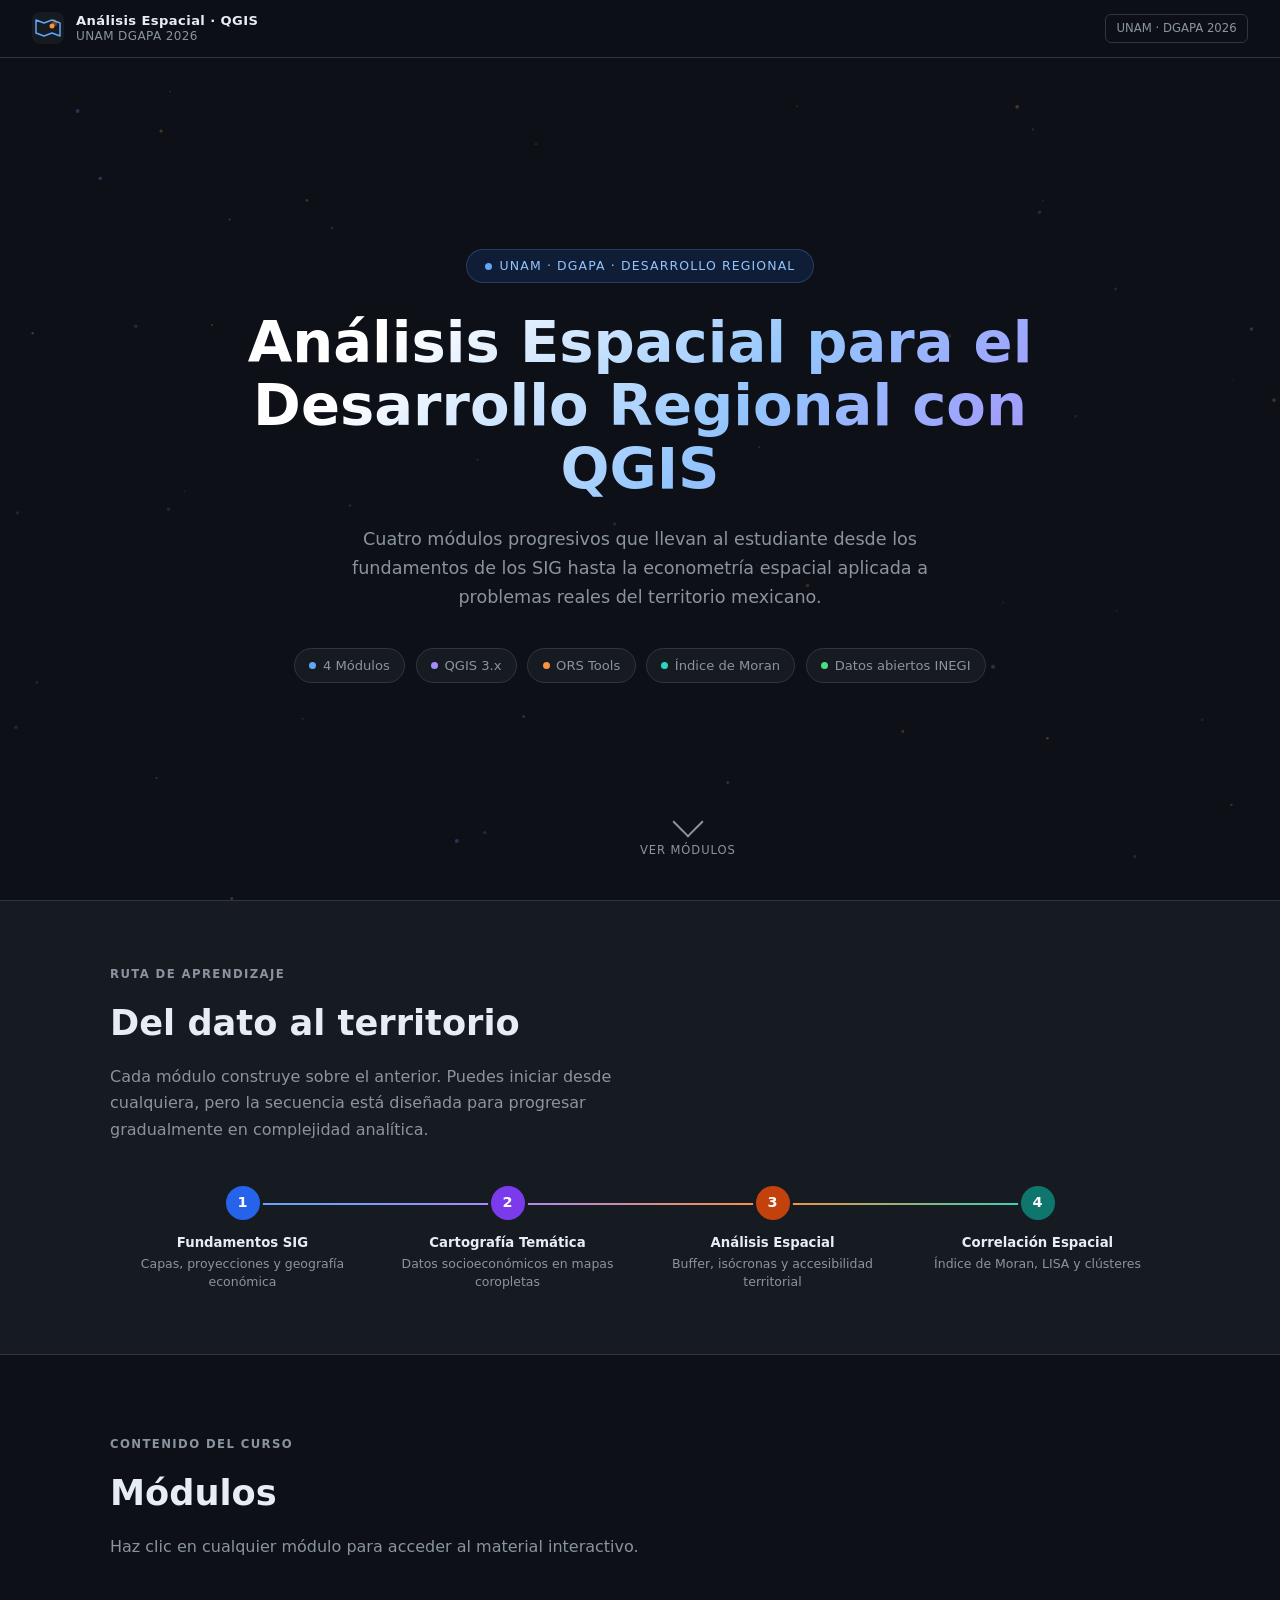
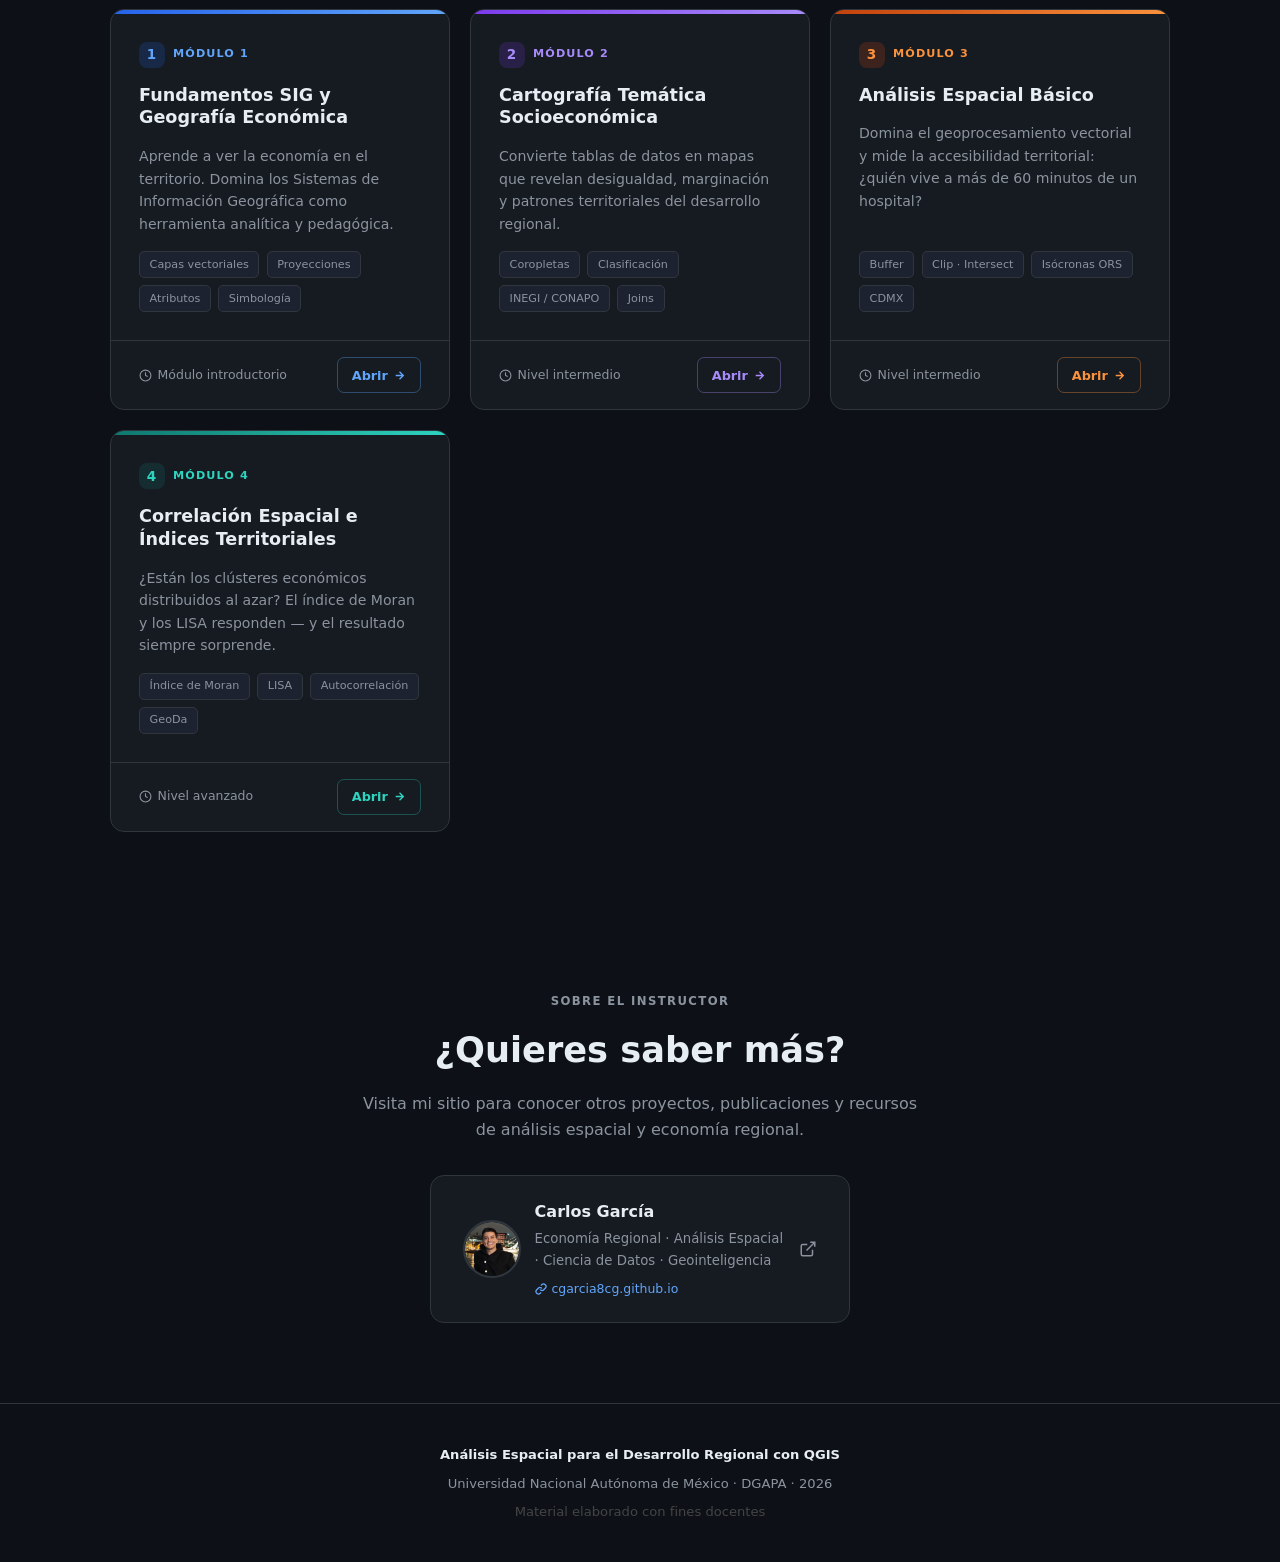
<file: curso-qgis/index.html>
<!DOCTYPE html>
<html lang="es">
<head>
  <meta charset="UTF-8" />
  <meta name="viewport" content="width=device-width, initial-scale=1.0" />
  <title>Análisis Espacial para el Desarrollo Regional con QGIS · UNAM DGAPA 2026</title>
  <style>
    *, *::before, *::after { box-sizing: border-box; margin: 0; padding: 0; }
    :root {
      --fondo:   #0d1117;
      --fondo2:  #161b22;
      --fondo3:  #1c2230;
      --texto:   #e6edf3;
      --sub:     #8b949e;
      --borde:   #30363d;
      --r:       14px;
      /* colores por módulo */
      --c1a: #2563eb; --c1b: #60a5fa;   /* M1 azul */
      --c2a: #7c3aed; --c2b: #a78bfa;   /* M2 morado */
      --c3a: #c2410c; --c3b: #fb923c;   /* M3 naranja */
      --c4a: #0f766e; --c4b: #2dd4bf;   /* M4 teal */
    }
    html { scroll-behavior: smooth; }
    body { font-family: 'Segoe UI', system-ui, sans-serif; background: var(--fondo); color: var(--texto); line-height: 1.65; overflow-x: hidden; }

    /* ── CANVAS ANIMADO ── */
    #bg-canvas { position: fixed; inset: 0; z-index: 0; pointer-events: none; opacity: .45; }

    /* ── NAV ── */
    nav {
      position: fixed; top: 0; left: 0; right: 0; z-index: 100;
      background: rgba(13,17,23,.9); backdrop-filter: blur(14px);
      border-bottom: 1px solid var(--borde);
      display: flex; align-items: center; justify-content: space-between;
      padding: .75rem 2rem;
    }
    .nav-logo { display: flex; align-items: center; gap: .75rem; text-decoration: none; }
    .nav-logo svg { width: 32px; height: 32px; }
    .nav-brand { font-size: .82rem; font-weight: 700; color: var(--texto); letter-spacing: .03em; line-height: 1.3; }
    .nav-brand span { display: block; color: var(--sub); font-weight: 400; font-size: .75rem; }
    .nav-dgapa { font-size: .73rem; color: var(--sub); border: 1px solid var(--borde); border-radius: 6px; padding: .25rem .65rem; }

    /* ── HERO ── */
    .hero {
      position: relative; z-index: 1;
      min-height: 100vh; display: flex; flex-direction: column;
      align-items: center; justify-content: center; text-align: center;
      padding: 6rem 2rem 4rem;
    }
    .hero-badge {
      display: inline-flex; align-items: center; gap: .5rem;
      background: rgba(37,99,235,.15); border: 1px solid rgba(96,165,250,.25);
      border-radius: 999px; padding: .35rem 1.1rem;
      font-size: .78rem; letter-spacing: .09em; text-transform: uppercase;
      color: #93c5fd; margin-bottom: 1.75rem;
      opacity: 0; animation: fadeUp .6s .2s forwards;
    }
    .hero-badge::before { content:''; width:7px; height:7px; border-radius:50%; background:#60a5fa; }
    h1 {
      font-size: clamp(2rem, 5.5vw, 3.6rem); font-weight: 800; line-height: 1.1;
      background: linear-gradient(135deg, #fff 20%, #93c5fd 60%, #a78bfa 100%);
      -webkit-background-clip: text; -webkit-text-fill-color: transparent; background-clip: text;
      opacity: 0; animation: fadeUp .7s .35s forwards; max-width: 860px;
    }
    .hero-sub {
      margin-top: 1.5rem; font-size: 1.1rem; color: var(--sub);
      max-width: 600px; margin-inline: auto;
      opacity: 0; animation: fadeUp .7s .5s forwards;
    }
    .hero-chips {
      display: flex; flex-wrap: wrap; gap: .65rem; justify-content: center;
      margin-top: 2.25rem;
      opacity: 0; animation: fadeUp .7s .65s forwards;
    }
    .chip {
      display: flex; align-items: center; gap: .4rem;
      background: var(--fondo2); border: 1px solid var(--borde);
      border-radius: 999px; padding: .35rem .9rem; font-size: .82rem; color: var(--sub);
    }
    .chip-dot { width: 7px; height: 7px; border-radius: 50%; }
    .scroll-hint {
      position: absolute; bottom: 2.5rem; left: 50%; transform: translateX(-50%);
      display: flex; flex-direction: column; align-items: center; gap: .5rem;
      color: var(--sub); font-size: .72rem; letter-spacing: .08em; text-transform: uppercase;
      opacity: 0; animation: fadeUp .7s 1.3s forwards;
    }
    .scroll-arrow {
      width: 22px; height: 22px;
      border-right: 2px solid var(--sub); border-bottom: 2px solid var(--sub);
      transform: rotate(45deg); animation: bounce 1.5s infinite;
    }

    /* ── MÓDULOS ── */
    #modulos { position: relative; z-index: 1; padding: 5rem 2rem; }
    .section-label { font-size: .73rem; text-transform: uppercase; letter-spacing: .12em; color: var(--sub); font-weight: 600; margin-bottom: .6rem; }
    .section-title { font-size: clamp(1.5rem,3vw,2.2rem); font-weight: 700; margin-bottom: .75rem; }
    .section-desc { color: var(--sub); font-size: 1rem; max-width: 560px; }

    .modulos-grid {
      display: grid;
      grid-template-columns: repeat(auto-fit, minmax(300px, 1fr));
      gap: 1.25rem; margin-top: 3rem;
    }
    .mod-card {
      background: var(--fondo2); border: 1px solid var(--borde); border-radius: var(--r);
      padding: 0; overflow: hidden; display: flex; flex-direction: column;
      text-decoration: none; color: var(--texto);
      transition: transform .25s, border-color .25s, box-shadow .25s;
      position: relative;
    }
    .mod-card:hover { transform: translateY(-5px); box-shadow: 0 12px 40px rgba(0,0,0,.35); }
    .mod-card.m1:hover { border-color: var(--c1b); box-shadow: 0 12px 40px rgba(37,99,235,.18); }
    .mod-card.m2:hover { border-color: var(--c2b); box-shadow: 0 12px 40px rgba(124,58,237,.18); }
    .mod-card.m3:hover { border-color: var(--c3b); box-shadow: 0 12px 40px rgba(194,65,12,.18); }
    .mod-card.m4:hover { border-color: var(--c4b); box-shadow: 0 12px 40px rgba(15,118,110,.18); }

    /* barra de color superior */
    .mod-bar { height: 4px; width: 100%; }
    .m1 .mod-bar { background: linear-gradient(90deg, var(--c1a), var(--c1b)); }
    .m2 .mod-bar { background: linear-gradient(90deg, var(--c2a), var(--c2b)); }
    .m3 .mod-bar { background: linear-gradient(90deg, var(--c3a), var(--c3b)); }
    .m4 .mod-bar { background: linear-gradient(90deg, var(--c4a), var(--c4b)); }

    .mod-body { padding: 1.75rem; flex: 1; display: flex; flex-direction: column; gap: 1rem; }

    .mod-num {
      font-size: .7rem; letter-spacing: .1em; text-transform: uppercase; font-weight: 700;
      display: flex; align-items: center; gap: .5rem;
    }
    .m1 .mod-num { color: var(--c1b); }
    .m2 .mod-num { color: var(--c2b); }
    .m3 .mod-num { color: var(--c3b); }
    .m4 .mod-num { color: var(--c4b); }
    .mod-num-badge {
      width: 26px; height: 26px; border-radius: 8px;
      display: flex; align-items: center; justify-content: center;
      font-size: .85rem; font-weight: 800;
    }
    .m1 .mod-num-badge { background: rgba(37,99,235,.18); color: var(--c1b); }
    .m2 .mod-num-badge { background: rgba(124,58,237,.18); color: var(--c2b); }
    .m3 .mod-num-badge { background: rgba(194,65,12,.22); color: var(--c3b); }
    .m4 .mod-num-badge { background: rgba(15,118,110,.2); color: var(--c4b); }

    .mod-title { font-size: 1.1rem; font-weight: 700; line-height: 1.3; }
    .mod-desc { font-size: .88rem; color: var(--sub); line-height: 1.6; flex: 1; }

    .mod-tags { display: flex; flex-wrap: wrap; gap: .45rem; }
    .tag {
      font-size: .7rem; padding: .2rem .6rem; border-radius: 5px;
      border: 1px solid var(--borde); color: var(--sub); background: var(--fondo3);
    }
    .mod-footer {
      padding: 1rem 1.75rem; border-top: 1px solid var(--borde);
      display: flex; align-items: center; justify-content: space-between;
    }
    .mod-duration { font-size: .78rem; color: var(--sub); display: flex; align-items: center; gap: .35rem; }
    .mod-cta {
      font-size: .8rem; font-weight: 700; display: flex; align-items: center; gap: .35rem;
      padding: .4rem .85rem; border-radius: 7px; border: 1px solid;
      transition: background .2s;
    }
    .m1 .mod-cta { color: var(--c1b); border-color: rgba(96,165,250,.35); }
    .m1 .mod-cta:hover { background: rgba(37,99,235,.15); }
    .m2 .mod-cta { color: var(--c2b); border-color: rgba(167,139,250,.35); }
    .m2 .mod-cta:hover { background: rgba(124,58,237,.15); }
    .m3 .mod-cta { color: var(--c3b); border-color: rgba(251,146,60,.35); }
    .m3 .mod-cta:hover { background: rgba(194,65,12,.15); }
    .m4 .mod-cta { color: var(--c4b); border-color: rgba(45,212,191,.3); }
    .m4 .mod-cta:hover { background: rgba(15,118,110,.15); }

    /* ── PROGRESO / RUTA ── */
    #ruta { position: relative; z-index: 1; padding: 4rem 2rem; background: var(--fondo2); border-top: 1px solid var(--borde); border-bottom: 1px solid var(--borde); }
    .ruta-grid { display: grid; grid-template-columns: repeat(4,1fr); gap: 0; margin-top: 2.5rem; position: relative; }
    .ruta-grid::before {
      content:''; position:absolute; top:20px; left:12.5%; right:12.5%; height:2px;
      background: linear-gradient(90deg, var(--c1b), var(--c2b), var(--c3b), var(--c4b));
    }
    @media(max-width:640px){ .ruta-grid { grid-template-columns: repeat(2,1fr); gap: 1rem; } .ruta-grid::before { display:none; } }
    .ruta-item { display:flex; flex-direction:column; align-items:center; text-align:center; gap:.65rem; padding: 0 .5rem; }
    .ruta-dot {
      width: 40px; height: 40px; border-radius: 50%;
      display: flex; align-items: center; justify-content: center;
      font-weight: 800; font-size: .9rem; z-index: 1; border: 3px solid var(--fondo2);
    }
    .ruta-item:nth-child(1) .ruta-dot { background: var(--c1a); color: #fff; }
    .ruta-item:nth-child(2) .ruta-dot { background: var(--c2a); color: #fff; }
    .ruta-item:nth-child(3) .ruta-dot { background: var(--c3a); color: #fff; }
    .ruta-item:nth-child(4) .ruta-dot { background: var(--c4a); color: #fff; }
    .ruta-label { font-size: .78rem; color: var(--sub); line-height: 1.4; }
    .ruta-label strong { display:block; color: var(--texto); font-size: .83rem; margin-bottom: .2rem; }

    /* ── FOOTER ── */
    footer {
      position: relative; z-index: 1;
      padding: 2.5rem 2rem; text-align: center;
      border-top: 1px solid var(--borde); color: var(--sub); font-size: .82rem;
    }
    footer a { color: var(--sub); text-decoration: none; }
    footer a:hover { color: var(--texto); }

    /* ── ANIMACIONES ── */
    @keyframes fadeUp { from { opacity:0; transform:translateY(18px); } to { opacity:1; transform:translateY(0); } }
    @keyframes bounce { 0%,100%{transform:rotate(45deg) translateY(0);} 50%{transform:rotate(45deg) translateY(5px);} }

    .reveal { opacity: 0; transform: translateY(22px); transition: opacity .55s ease, transform .55s ease; }
    .reveal.visible { opacity: 1; transform: translateY(0); }

    .container { max-width: 1060px; margin-inline: auto; }
  </style>
</head>
<body>

  <!-- Canvas partículas -->
  <canvas id="bg-canvas"></canvas>

  <!-- Nav -->
  <nav>
    <a class="nav-logo" href="index.html">
      <!-- Ícono mapa simplificado -->
      <svg viewBox="0 0 32 32" fill="none" xmlns="http://www.w3.org/2000/svg">
        <rect width="32" height="32" rx="8" fill="#161b22"/>
        <path d="M4 8l8 3 8-3 8 3v13l-8-3-8 3-8-3V8z" stroke="#60a5fa" stroke-width="1.5" stroke-linejoin="round" fill="none"/>
        <circle cx="20" cy="14" r="2.5" fill="#fb923c"/>
        <path d="M20 11.5C20 9 22.5 7 22.5 7S25 9 25 11.5a2.5 2.5 0 01-5 0z" fill="#fb923c" opacity=".35"/>
      </svg>
      <div class="nav-brand">Análisis Espacial · QGIS<span>UNAM DGAPA 2026</span></div>
    </a>
    <span class="nav-dgapa">UNAM · DGAPA 2026</span>
  </nav>

  <!-- Hero -->
  <section class="hero">
    <div style="position:relative;z-index:1;max-width:860px;">
      <div class="hero-badge">UNAM · DGAPA · Desarrollo Regional</div>
      <h1>Análisis Espacial para el Desarrollo Regional con QGIS</h1>
      <p class="hero-sub">
        Cuatro módulos progresivos que llevan al estudiante desde los fundamentos de los SIG hasta la econometría espacial aplicada a problemas reales del territorio mexicano.
      </p>
      <div class="hero-chips">
        <span class="chip"><span class="chip-dot" style="background:#60a5fa"></span>4 Módulos</span>
        <span class="chip"><span class="chip-dot" style="background:#a78bfa"></span>QGIS 3.x</span>
        <span class="chip"><span class="chip-dot" style="background:#fb923c"></span>ORS Tools</span>
        <span class="chip"><span class="chip-dot" style="background:#2dd4bf"></span>Índice de Moran</span>
        <span class="chip"><span class="chip-dot" style="background:#4ade80"></span>Datos abiertos INEGI</span>
      </div>
    </div>
    <div class="scroll-hint">
      <div class="scroll-arrow"></div>
      ver módulos
    </div>
  </section>

  <!-- Ruta de aprendizaje -->
  <section id="ruta">
    <div class="container">
      <p class="section-label">Ruta de aprendizaje</p>
      <h2 class="section-title">Del dato al territorio</h2>
      <p class="section-desc">Cada módulo construye sobre el anterior. Puedes iniciar desde cualquiera, pero la secuencia está diseñada para progresar gradualmente en complejidad analítica.</p>
      <div class="ruta-grid">
        <div class="ruta-item reveal">
          <div class="ruta-dot">1</div>
          <div class="ruta-label"><strong>Fundamentos SIG</strong>Capas, proyecciones y geografía económica</div>
        </div>
        <div class="ruta-item reveal">
          <div class="ruta-dot">2</div>
          <div class="ruta-label"><strong>Cartografía Temática</strong>Datos socioeconómicos en mapas coropletas</div>
        </div>
        <div class="ruta-item reveal">
          <div class="ruta-dot">3</div>
          <div class="ruta-label"><strong>Análisis Espacial</strong>Buffer, isócronas y accesibilidad territorial</div>
        </div>
        <div class="ruta-item reveal">
          <div class="ruta-dot">4</div>
          <div class="ruta-label"><strong>Correlación Espacial</strong>Índice de Moran, LISA y clústeres</div>
        </div>
      </div>
    </div>
  </section>

  <!-- Módulos -->
  <section id="modulos">
    <div class="container">
      <p class="section-label">Contenido del curso</p>
      <h2 class="section-title">Módulos</h2>
      <p class="section-desc">Haz clic en cualquier módulo para acceder al material interactivo.</p>

      <div class="modulos-grid">

        <!-- M1 -->
        <a href="modulo1.html" class="mod-card m1 reveal">
          <div class="mod-bar"></div>
          <div class="mod-body">
            <div class="mod-num">
              <div class="mod-num-badge">1</div>
              Módulo 1
            </div>
            <div class="mod-title">Fundamentos SIG y Geografía Económica</div>
            <p class="mod-desc">Aprende a ver la economía en el territorio. Domina los Sistemas de Información Geográfica como herramienta analítica y pedagógica.</p>
            <div class="mod-tags">
              <span class="tag">Capas vectoriales</span>
              <span class="tag">Proyecciones</span>
              <span class="tag">Atributos</span>
              <span class="tag">Simbología</span>
            </div>
          </div>
          <div class="mod-footer">
            <span class="mod-duration">
              <svg width="13" height="13" viewBox="0 0 24 24" fill="none" stroke="currentColor" stroke-width="2"><circle cx="12" cy="12" r="10"/><path d="M12 6v6l4 2"/></svg>
              Módulo introductorio
            </span>
            <span class="mod-cta">Abrir <svg width="13" height="13" viewBox="0 0 24 24" fill="none" stroke="currentColor" stroke-width="2.5"><path d="M5 12h14M12 5l7 7-7 7"/></svg></span>
          </div>
        </a>

        <!-- M2 -->
        <a href="modulo2.html" class="mod-card m2 reveal">
          <div class="mod-bar"></div>
          <div class="mod-body">
            <div class="mod-num">
              <div class="mod-num-badge">2</div>
              Módulo 2
            </div>
            <div class="mod-title">Cartografía Temática Socioeconómica</div>
            <p class="mod-desc">Convierte tablas de datos en mapas que revelan desigualdad, marginación y patrones territoriales del desarrollo regional.</p>
            <div class="mod-tags">
              <span class="tag">Coropletas</span>
              <span class="tag">Clasificación</span>
              <span class="tag">INEGI / CONAPO</span>
              <span class="tag">Joins</span>
            </div>
          </div>
          <div class="mod-footer">
            <span class="mod-duration">
              <svg width="13" height="13" viewBox="0 0 24 24" fill="none" stroke="currentColor" stroke-width="2"><circle cx="12" cy="12" r="10"/><path d="M12 6v6l4 2"/></svg>
              Nivel intermedio
            </span>
            <span class="mod-cta">Abrir <svg width="13" height="13" viewBox="0 0 24 24" fill="none" stroke="currentColor" stroke-width="2.5"><path d="M5 12h14M12 5l7 7-7 7"/></svg></span>
          </div>
        </a>

        <!-- M3 -->
        <a href="modulo3.html" class="mod-card m3 reveal">
          <div class="mod-bar"></div>
          <div class="mod-body">
            <div class="mod-num">
              <div class="mod-num-badge">3</div>
              Módulo 3
            </div>
            <div class="mod-title">Análisis Espacial Básico</div>
            <p class="mod-desc">Domina el geoprocesamiento vectorial y mide la accesibilidad territorial: ¿quién vive a más de 60 minutos de un hospital?</p>
            <div class="mod-tags">
              <span class="tag">Buffer</span>
              <span class="tag">Clip · Intersect</span>
              <span class="tag">Isócronas ORS</span>
              <span class="tag">CDMX</span>
            </div>
          </div>
          <div class="mod-footer">
            <span class="mod-duration">
              <svg width="13" height="13" viewBox="0 0 24 24" fill="none" stroke="currentColor" stroke-width="2"><circle cx="12" cy="12" r="10"/><path d="M12 6v6l4 2"/></svg>
              Nivel intermedio
            </span>
            <span class="mod-cta">Abrir <svg width="13" height="13" viewBox="0 0 24 24" fill="none" stroke="currentColor" stroke-width="2.5"><path d="M5 12h14M12 5l7 7-7 7"/></svg></span>
          </div>
        </a>

        <!-- M4 -->
        <a href="modulo4.html" class="mod-card m4 reveal">
          <div class="mod-bar"></div>
          <div class="mod-body">
            <div class="mod-num">
              <div class="mod-num-badge">4</div>
              Módulo 4
            </div>
            <div class="mod-title">Correlación Espacial e Índices Territoriales</div>
            <p class="mod-desc">¿Están los clústeres económicos distribuidos al azar? El índice de Moran y los LISA responden — y el resultado siempre sorprende.</p>
            <div class="mod-tags">
              <span class="tag">Índice de Moran</span>
              <span class="tag">LISA</span>
              <span class="tag">Autocorrelación</span>
              <span class="tag">GeoDa</span>
            </div>
          </div>
          <div class="mod-footer">
            <span class="mod-duration">
              <svg width="13" height="13" viewBox="0 0 24 24" fill="none" stroke="currentColor" stroke-width="2"><circle cx="12" cy="12" r="10"/><path d="M12 6v6l4 2"/></svg>
              Nivel avanzado
            </span>
            <span class="mod-cta">Abrir <svg width="13" height="13" viewBox="0 0 24 24" fill="none" stroke="currentColor" stroke-width="2.5"><path d="M5 12h14M12 5l7 7-7 7"/></svg></span>
          </div>
        </a>

      </div>
    </div>
  </section>

  <!-- Sección perfil del profesor -->
  <section id="perfil" style="position:relative;z-index:1;padding:5rem 2rem;">
    <div class="container" style="display:flex;flex-direction:column;align-items:center;text-align:center;gap:2rem;">
      <div class="reveal">
        <p class="section-label">Sobre el instructor</p>
        <h2 class="section-title">¿Quieres saber más?</h2>
        <p class="section-desc" style="margin-inline:auto;margin-top:.5rem;">
          Visita mi sitio para conocer otros proyectos, publicaciones y recursos de análisis espacial y economía regional.
        </p>
      </div>
      <a href="https://cgarcia8cg.github.io/cgarcia8cgV2.github.io/" target="_blank" rel="noopener" class="reveal"
         style="
           display:inline-flex;align-items:center;gap:.85rem;
           background:var(--fondo2);border:1px solid var(--borde);
           border-radius:var(--r);padding:1.4rem 2rem;
           text-decoration:none;color:var(--texto);
           transition:border-color .25s,box-shadow .25s,transform .25s;
           max-width:420px;width:100%;
         "
         onmouseover="this.style.borderColor='#60a5fa';this.style.boxShadow='0 8px 32px rgba(37,99,235,.2)';this.style.transform='translateY(-3px)'"
         onmouseout="this.style.borderColor='';this.style.boxShadow='';this.style.transform=''">
        <!-- Foto de perfil -->
        <img src="../assets/img/cropped_carlos.jpg" alt="Carlos García"
          style="width:58px;height:58px;border-radius:50%;flex-shrink:0;object-fit:cover;border:2px solid #30363d;" />
        <div style="text-align:left;">
          <div style="font-weight:700;font-size:1rem;margin-bottom:.2rem;">Carlos García</div>
          <div style="font-size:.83rem;color:var(--sub);margin-bottom:.4rem;">Economía Regional · Análisis Espacial · Ciencia de Datos · Geointeligencia</div>
          <div style="font-size:.78rem;color:#60a5fa;display:flex;align-items:center;gap:.3rem;">
            <svg width="12" height="12" viewBox="0 0 24 24" fill="none" stroke="currentColor" stroke-width="2.5"><path d="M10 13a5 5 0 007.54.54l3-3a5 5 0 00-7.07-7.07l-1.72 1.71"/><path d="M14 11a5 5 0 00-7.54-.54l-3 3a5 5 0 007.07 7.07l1.71-1.71"/></svg>
            cgarcia8cg.github.io
          </div>
        </div>
        <svg style="margin-left:auto;flex-shrink:0;color:var(--sub)" width="18" height="18" viewBox="0 0 24 24" fill="none" stroke="currentColor" stroke-width="2"><path d="M18 13v6a2 2 0 01-2 2H5a2 2 0 01-2-2V8a2 2 0 012-2h6"/><polyline points="15 3 21 3 21 9"/><line x1="10" y1="14" x2="21" y2="3"/></svg>
      </a>
    </div>
  </section>

  <!-- Footer -->
  <footer>
    <div style="margin-bottom:.5rem; font-weight:600; color:var(--texto);">
      Análisis Espacial para el Desarrollo Regional con QGIS
    </div>
    <div>Universidad Nacional Autónoma de México · DGAPA · 2026</div>
    <div style="margin-top:.35rem;color:#444;">
      Material elaborado con fines docentes
    </div>
  </footer>

  <script>
    /* ── Canvas partículas ── */
    const canvas = document.getElementById('bg-canvas');
    const ctx    = canvas.getContext('2d');
    let W, H, dots = [];
    const COLORS = ['#60a5fa','#a78bfa','#fb923c','#2dd4bf'];

    function resize() {
      W = canvas.width  = window.innerWidth;
      H = canvas.height = window.innerHeight;
    }
    function initDots(n=55) {
      dots = Array.from({length:n}, () => ({
        x: Math.random()*W, y: Math.random()*H,
        r: Math.random()*1.6+.4,
        vx: (Math.random()-.5)*.25, vy: (Math.random()-.5)*.25,
        c: COLORS[Math.floor(Math.random()*COLORS.length)],
        a: Math.random()*.5+.2
      }));
    }
    function draw() {
      ctx.clearRect(0,0,W,H);
      for (const d of dots) {
        d.x += d.vx; d.y += d.vy;
        if (d.x<0||d.x>W) d.vx*=-1;
        if (d.y<0||d.y>H) d.vy*=-1;
        ctx.beginPath();
        ctx.arc(d.x,d.y,d.r,0,Math.PI*2);
        ctx.fillStyle = d.c;
        ctx.globalAlpha = d.a;
        ctx.fill();
      }
      /* líneas entre puntos cercanos */
      ctx.globalAlpha = 1;
      for (let i=0;i<dots.length;i++) {
        for (let j=i+1;j<dots.length;j++) {
          const dx=dots[i].x-dots[j].x, dy=dots[i].y-dots[j].y;
          const dist=Math.sqrt(dx*dx+dy*dy);
          if (dist<120) {
            ctx.beginPath();
            ctx.moveTo(dots[i].x,dots[i].y);
            ctx.lineTo(dots[j].x,dots[j].y);
            ctx.strokeStyle='#30363d';
            ctx.globalAlpha=(1-dist/120)*.35;
            ctx.lineWidth=.7;
            ctx.stroke();
          }
        }
      }
      ctx.globalAlpha=1;
      requestAnimationFrame(draw);
    }
    window.addEventListener('resize',()=>{ resize(); initDots(); });
    resize(); initDots(); draw();

    /* ── Reveal on scroll ── */
    const obs = new IntersectionObserver(entries => {
      entries.forEach(e => { if (e.isIntersecting) { e.target.classList.add('visible'); obs.unobserve(e.target); } });
    }, { threshold: 0.12 });
    document.querySelectorAll('.reveal').forEach(el => obs.observe(el));
  </script>
</body>
</html>
</file>
